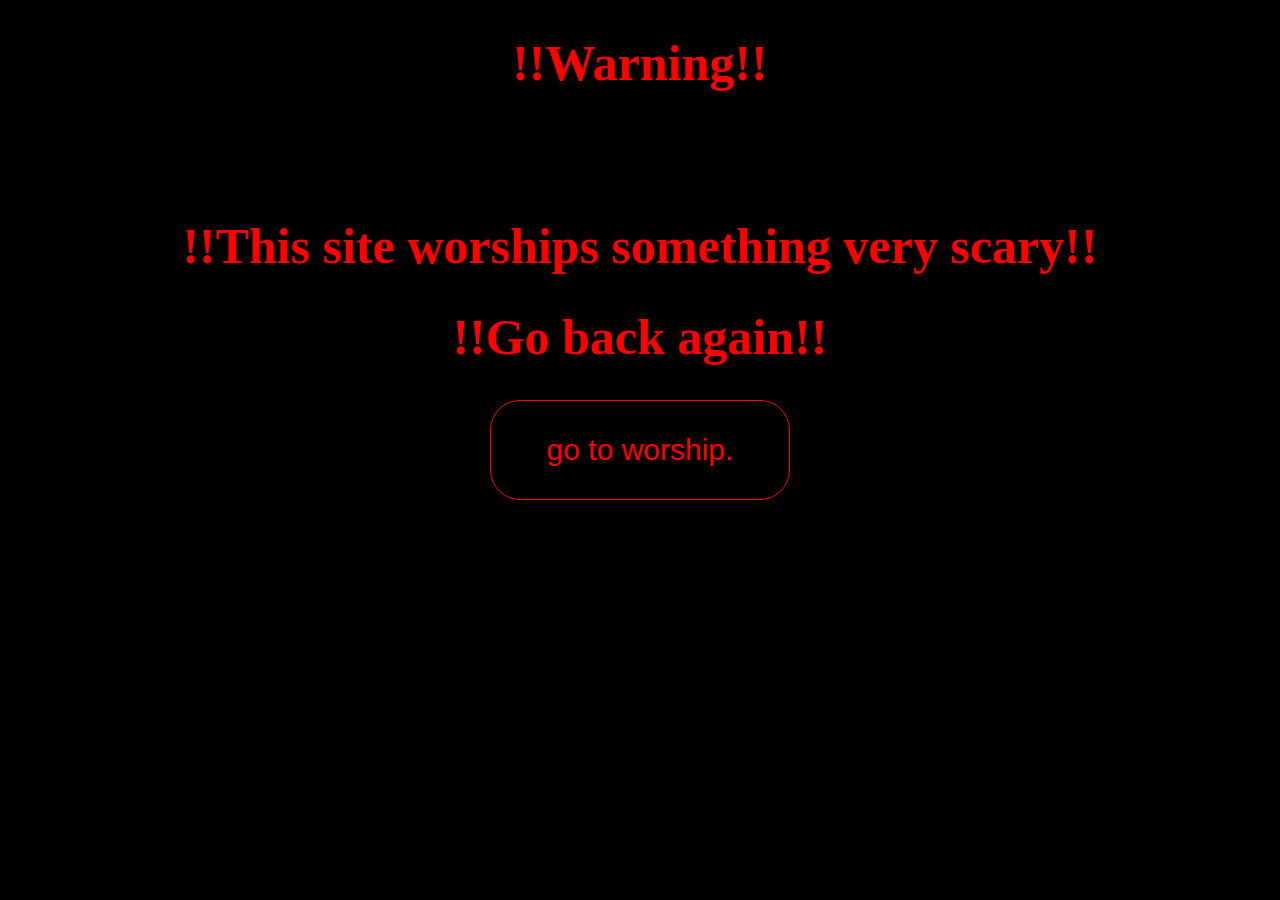
<file: index.html>
<!DOCTYPE html>
<html lang="en">

<head>
    <meta charset="UTF-8">
    <meta name="viewport" content="width=device-width, initial-scale=1.0">
    <title>!!Warning!!</title>

    <style>
        * {
            background-color: black;

            color: red;
            text-align: center;

            font-size: 50px
        }

        button:hover {
            background-color: rgb(255, 164, 232);
            color: rgb(255, 67, 67);
        }

        button {
            font-size: 30px;
            width: 300px;
            height: 100px;

            border: 1px solid rgb(255, 0, 0);
            border-radius: 30px;
            background-color: transparent;

            color: rgb(255, 0, 0);
            transition: 0.3s;
        }
    </style>
</head>

<body>



    <h1>!!Warning!!</h1><br>
    <h1>!!This site worships something very scary!!</h1>
    <h1>!!Go back again!!</h1>
    <a href="tack a look.html">



        <button>go to worship.</button>

    </a>

</body>

</html>
</file>
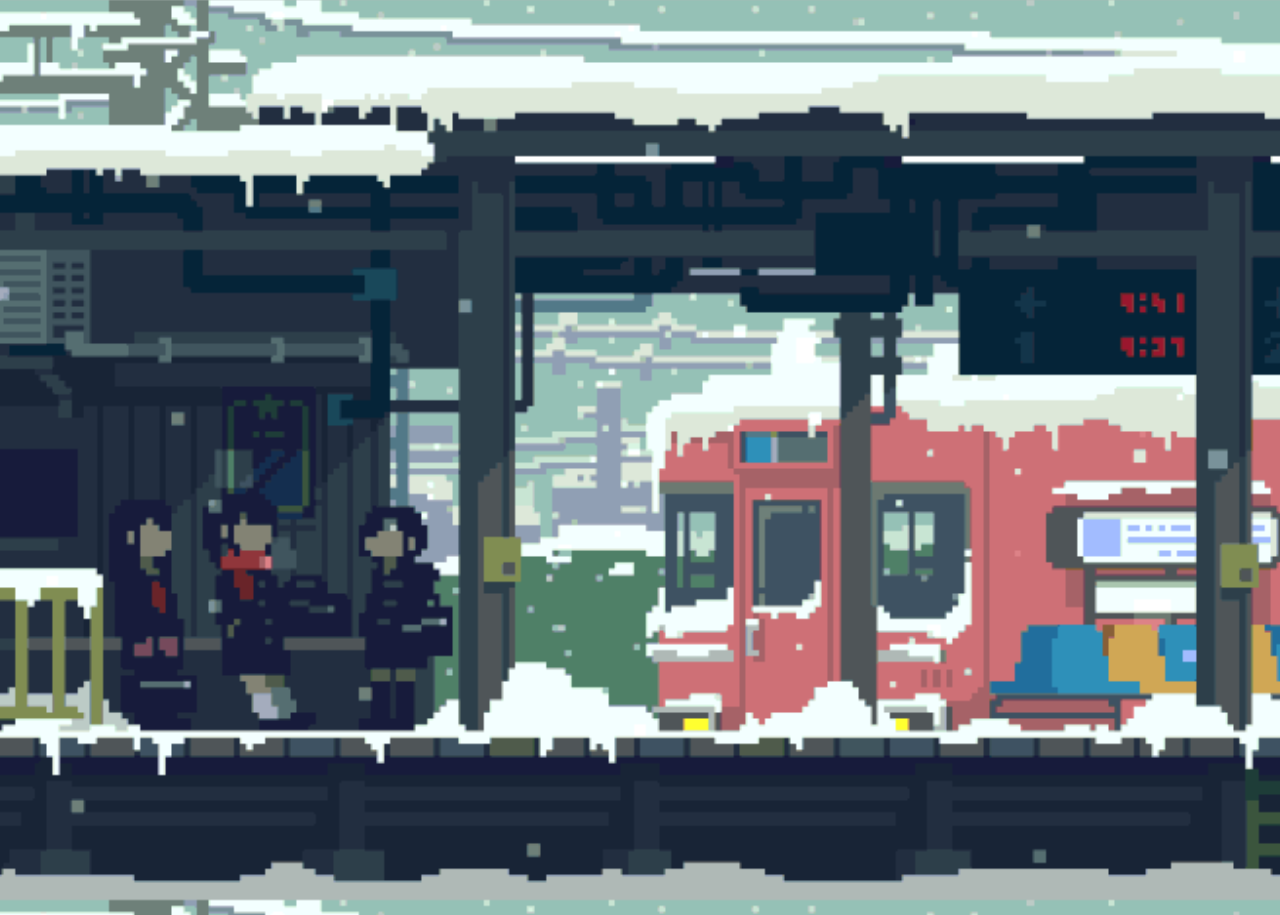
<file: boo!.html>
<!DOCTYPE html>
<html lang="en">

<head>
  <meta charset="UTF-8">
  <meta name="viewport" content="width=device-width, initial-scale=1.0">
  <title>Do not touch stray cats.</title>
  <style>
    body {
      margin: 0;
      padding: 0;
      display: flex;
      justify-content: center;
      align-items: center;
      height: 100vh;
      background-image: url('길가.gif');
      background-size: cover;
      background-position: center;
    }

    .container {
      position: relative;
      overflow: hidden;
      width: 500px;
      height: 400px;
      cursor: pointer;
      margin-top: 530px; /* 컨테이너를 아래로 이동 */
    }

    img {
      position: absolute;
      top: 0;
      left: -100%;
      transition: left 1s ease;

      cursor: grab;
    }

    .container:hover img {
      margin-top: 20px;
      left: 0;
    }
  </style>
</head>

<body>

  <div class="container" onclick="window.location='not touch me!!.html';">
    <img src="픽셀캣.gif" alt="hom Image" onmouseover="playSound()">
  </div>
  <audio id="soundEffect" src="울음.mp3" preload="auto"></audio>

  <script>
    function playSound() {
      var audio = document.getElementById('soundEffect');
      audio.play();
    }
  </script>

</body>
</html>
</file>
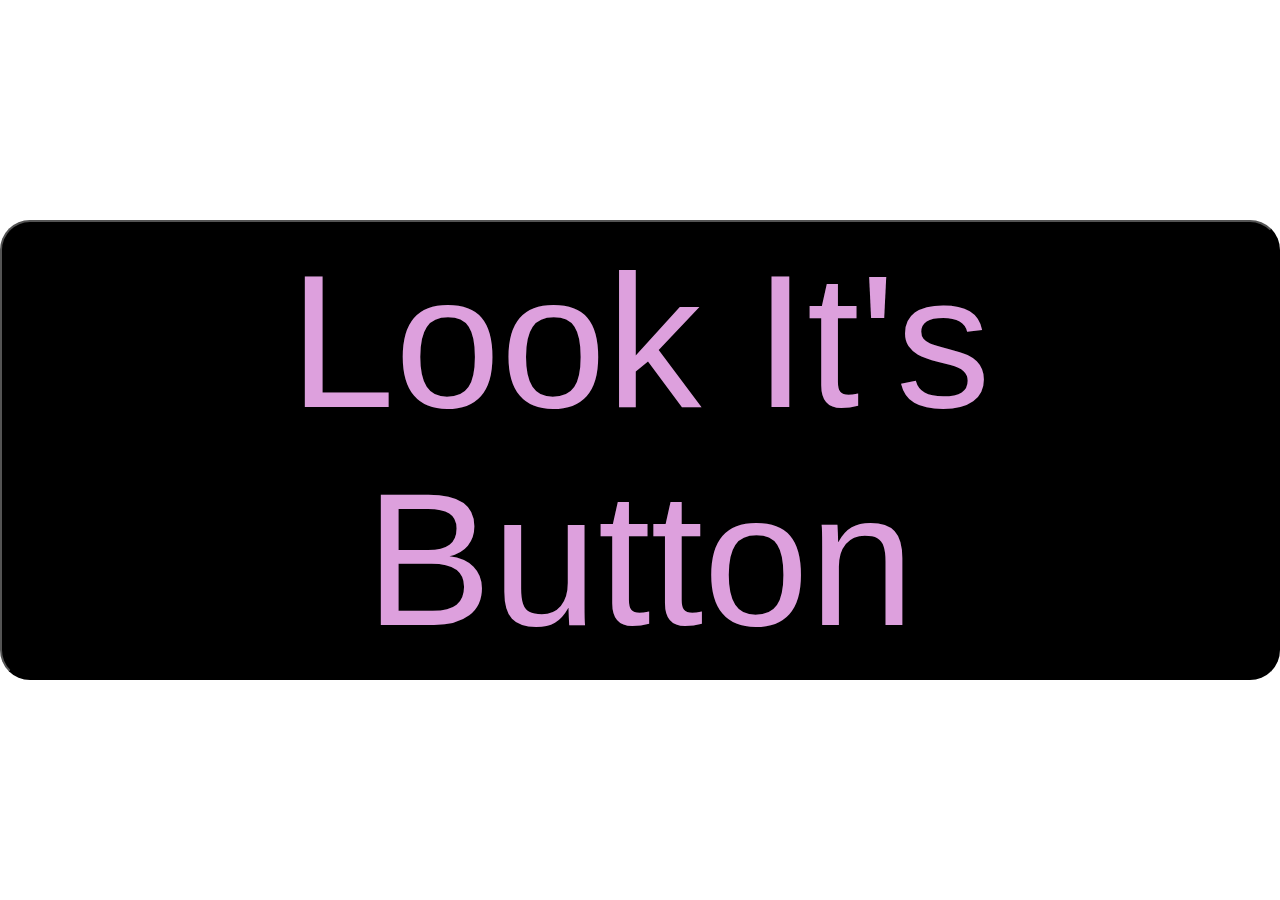
<file: cat button.html>
<!DOCTYPE html>
<html lang="en">
<head>
    <meta charset="UTF-8">
    <meta name="viewport" content="width=device-width, initial-scale=1.0">
    <title>Look It's Button</title>
    <style>
        * {
            text-align: center;
            font-size: 180%;
            border-radius: 30px;
            cursor: pointer;
            color: plum;
        }
        body {
            margin: 0;
            padding: 0;
            overflow: hidden;
            display: flex;
            justify-content: center;
            align-items: center;
            height: 100vh;
            position: relative;
        }
        #sound-btn {
            padding: 10px 20px;
            font-size: 190px;
            cursor: pointer;
            background-color: black;
        }
        button:hover {
            background-color: rgb(255, 164, 232);
            color: rgb(255, 67, 67);
        }
        .random-text {
            position: absolute;
            font-size: 24px;
            display: none;
        }
    </style>
</head>
<body>
    <button id="sound-btn">Look It's Button</button>
    <audio id="click-sound" src="클릭.mp3"></audio>

    <script>
        let clickCount = 0;

        const phrases = [
            "Cats are the best!",
            "I love my cat!",
            "Feline friends are wonderful!",
            "Cats bring joy!",
            "Worship the feline!",
            "Press 100 times",
        ];

        document.getElementById('sound-btn').addEventListener('click', function() {
            // 소리 재생
            playSound();

            clickCount++;

            if (clickCount >= 100) {
                window.location.href = 'donut cat.html';
            }

            // 랜덤 문구 표시
            showRandomText();
        });

        const soundButton = document.getElementById('sound-btn');
        const clickSound = document.getElementById('click-sound');

        function playSound() {
            clickSound.currentTime = 0; // 소리 재생 시작 시점 초기화
            clickSound.play();
        }

        function showRandomText() {
            const randomIndex = Math.floor(Math.random() * phrases.length);
            const textElement = document.createElement("div");
            textElement.innerText = phrases[randomIndex];
            textElement.className = "random-text";
            document.body.appendChild(textElement);

            // 랜덤 위치 계산
            const x = Math.random() * (window.innerWidth - 200);
            const y = Math.random() * (window.innerHeight - 50);
            textElement.style.left = `${x}px`;
            textElement.style.top = `${y}px`;
            textElement.style.display = "block";

            // 2초 후에 텍스트를 사라지게 함
            setTimeout(() => {
                textElement.style.display = "none";
                document.body.removeChild(textElement);
            }, 2000);

            // 버튼 텍스트 변경
            const originalText = soundButton.innerText;
            soundButton.innerText = "[Meaw!Meaw!]";
            setTimeout(() => {
                soundButton.innerText = originalText;
            }, 100); // 300ms 후 원래 텍스트로 돌아가기
        }
    </script>
</body>
</html>
</file>
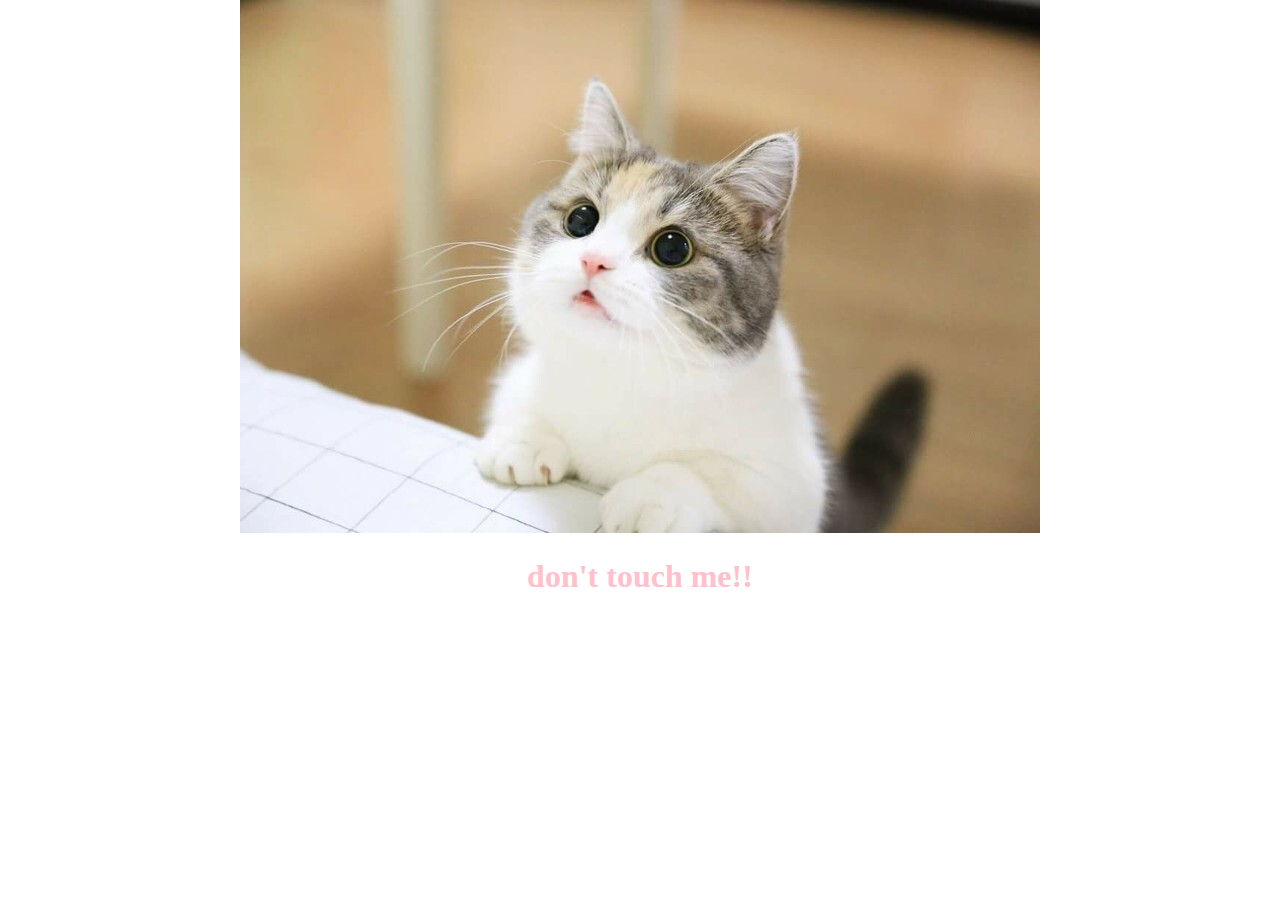
<file: not touch me!!.html>
<!DOCTYPE html>
<html lang="en">
<head>
    <meta charset="UTF-8">
    <meta name="viewport" content="width=device-width, initial-scale=1.0">
    <title>Stray cat that was wandering around.</title>
    <link rel="stylesheet" href="styles.css">
    <style>
        * {
            text-align: center;
            color: pink;
        }
        img {
            cursor: grab;
        }
    </style>
</head>
<body>
    <div class="image-container">
        <img src="om.jpg" alt="Image 1" id="image">
    </div>

    <script>
        document.addEventListener("DOMContentLoaded", function() {
            var image = document.getElementById("image");
            var images = ["om.jpg", "ah.jpg"];
            var clickCount = 0;

            image.addEventListener("click", function() {
                // 클릭 시 소리 재생
                playSound();

                clickCount++;

                if (clickCount < 5) {
                    var currentIndex = images.indexOf(image.src.split("/").pop());
                    var nextIndex = (currentIndex + 1) % images.length;
                    image.src = images[nextIndex];

                    // 300ms 후 원래 이미지로 돌아가기
                    setTimeout(function() {
                        image.src = images[0];
                    }, 300);
                } else if (clickCount === 5) {
                    window.location.href = "wating.html";
                }
            });
        });

        function playSound() {
            var audio = document.getElementById("clickSound");
            audio.currentTime = 0; // 소리 재생 시작 시점 초기화
            audio.play();
        }
    </script>

    <audio id="clickSound">
        <source src="울음.mp3" type="audio/mpeg">
        <source src="울음.ogg" type="audio/ogg">
        Your browser does not support the audio element.
    </audio>
    <h1>don't touch me!!</h1>
</body>
</html>
</file>
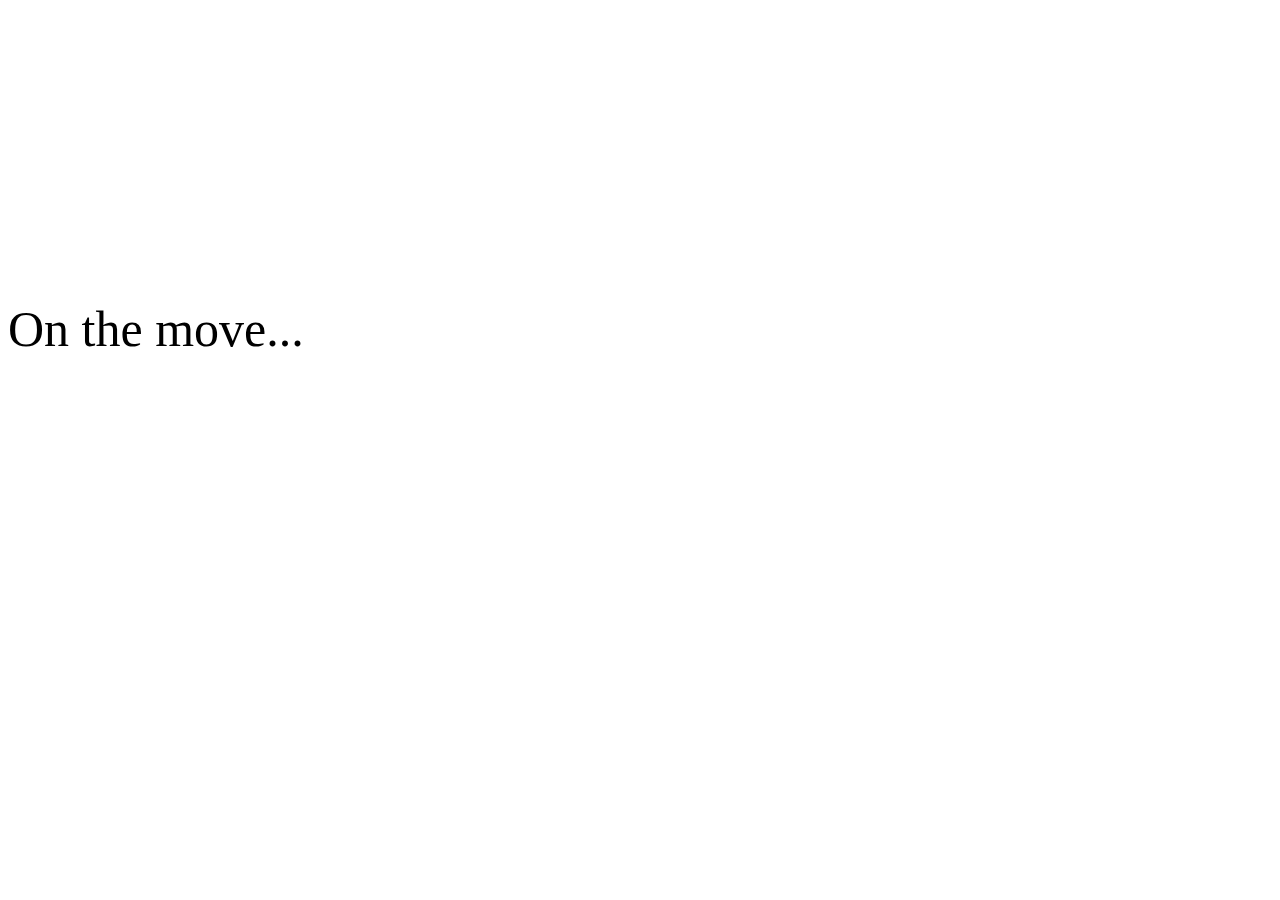
<file: wating.html>
<!DOCTYPE html>
<html lang="en">
<head>
<meta charset="UTF-8">
<meta name="viewport" content="width=device-width, initial-scale=1.0">
<title>You have been caught.</title>
<style>
    @keyframes ols {
        0% {
          transform: translateX(0);
        }
        100% {
          transform: translateX(200px);
        }
    }
   
  .ols{
        margin-top: 300px;
        font-size: 50px;
        animation: moveText 5s linear infinite;
    }
</style>
</head>
<body>

<script>
    setTimeout(function() {
        window.location.href = 'cat prison.html';
    }, 5000);
</script>

<p class="ols">On the move...</p>

</body>
</html>
</file>
<file: styles.css>
/* styles.css */
body {
    margin: 0;
    overflow: hidden;
  }
  
  .wandering-image {
    position: absolute;
  }
</file>
